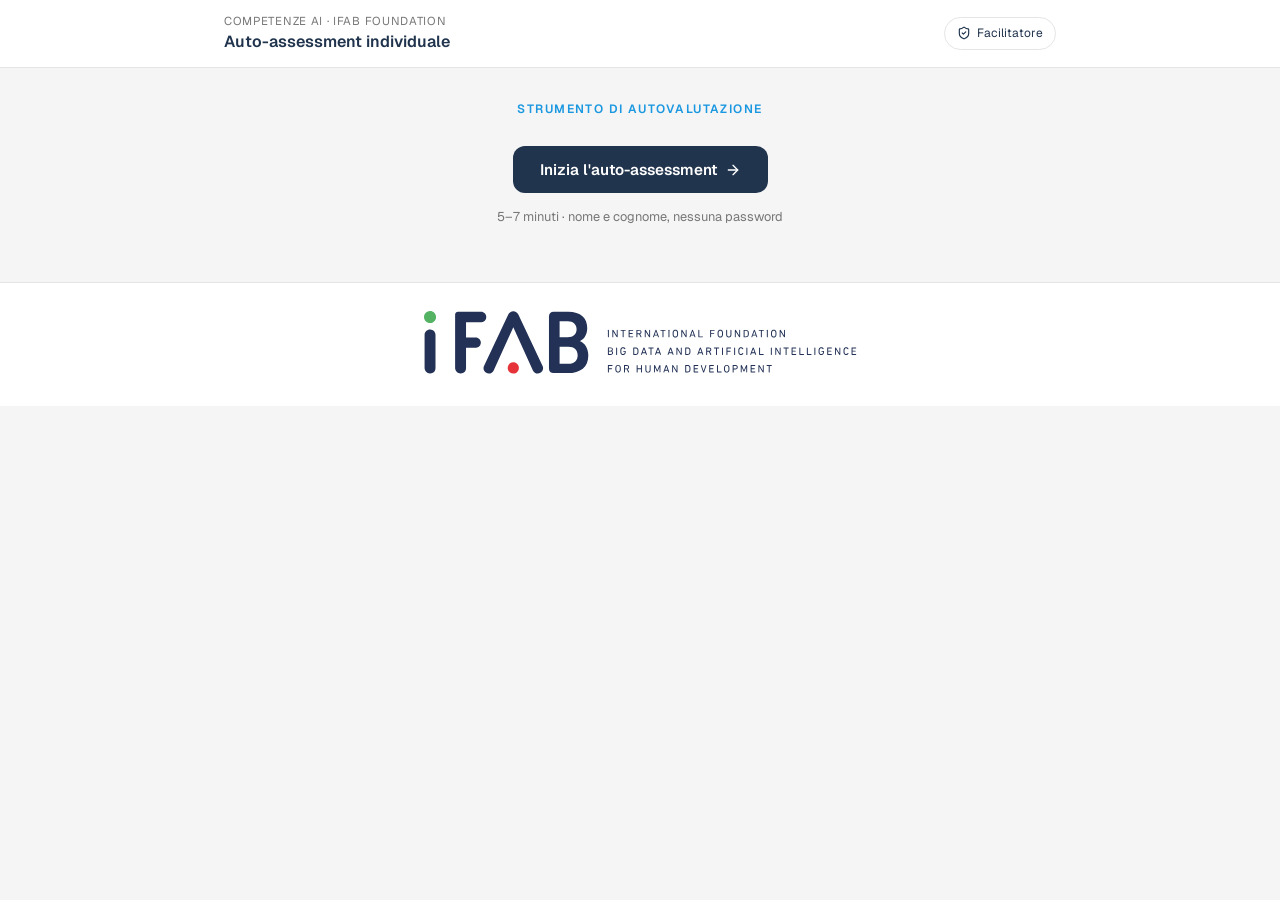
<file: index.html>
<!DOCTYPE html>
<html lang="it">
<head>
<meta charset="utf-8">
<meta name="viewport" content="width=device-width, initial-scale=1">
<title>Auto-assessment competenze AI</title>
<meta name="description" content="Auto-assessment individuale delle competenze di AI: 12 item su 5 dimensioni con 4 domande di calibrazione, punteggio, profilo e radar.">
<link rel="preconnect" href="https://fonts.googleapis.com">
<link rel="preconnect" href="https://fonts.gstatic.com" crossorigin>
<link rel="stylesheet" href="https://fonts.googleapis.com/css2?family=Geist:wght@400;500;600;700&display=swap">
<link rel="stylesheet" href="css/style.css?v=20260819">
</head>
<body>

<!-- Icone (lucide) usate via <use>: nessuna dipendenza esterna -->
<svg width="0" height="0" style="position:absolute" aria-hidden="true" focusable="false">
  <defs>
    <symbol id="i-check" viewBox="0 0 24 24"><path d="M20 6 9 17l-5-5"/></symbol>
    <symbol id="i-arrow-right" viewBox="0 0 24 24"><path d="M5 12h14"/><path d="m12 5 7 7-7 7"/></symbol>
    <symbol id="i-arrow-left" viewBox="0 0 24 24"><path d="m12 19-7-7 7-7"/><path d="M19 12H5"/></symbol>
    <symbol id="i-shield" viewBox="0 0 24 24"><path d="M20 13c0 5-3.5 7.5-7.66 8.95a1 1 0 0 1-.67-.01C7.5 20.5 4 18 4 13V6a1 1 0 0 1 1-1c2 0 4.5-1.2 6.24-2.72a1.17 1.17 0 0 1 1.52 0C14.51 3.81 17 5 19 5a1 1 0 0 1 1 1z"/><path d="m9 12 2 2 4-4"/></symbol>
    <symbol id="i-alert" viewBox="0 0 24 24"><path d="m21.73 18-8-14a2 2 0 0 0-3.48 0l-8 14A2 2 0 0 0 4 21h16a2 2 0 0 0 1.73-3"/><path d="M12 9v4"/><path d="M12 17h.01"/></symbol>
    <symbol id="i-circle-alert" viewBox="0 0 24 24"><circle cx="12" cy="12" r="10"/><path d="M12 8v4"/><path d="M12 16h.01"/></symbol>
    <symbol id="i-target" viewBox="0 0 24 24"><circle cx="12" cy="12" r="10"/><circle cx="12" cy="12" r="6"/><circle cx="12" cy="12" r="2"/></symbol>
    <symbol id="i-printer" viewBox="0 0 24 24"><path d="M6 18H4a2 2 0 0 1-2-2v-5a2 2 0 0 1 2-2h16a2 2 0 0 1 2 2v5a2 2 0 0 1-2 2h-2"/><path d="M6 9V3a1 1 0 0 1 1-1h10a1 1 0 0 1 1 1v6"/><path d="M6 14h12v8H6z"/></symbol>
    <symbol id="i-rotate" viewBox="0 0 24 24"><path d="M3 12a9 9 0 1 0 9-9 9.75 9.75 0 0 0-6.74 2.74L3 8"/><path d="M3 3v5h5"/></symbol>
    <symbol id="i-user" viewBox="0 0 24 24"><path d="M19 21v-2a4 4 0 0 0-4-4H9a4 4 0 0 0-4 4v2"/><circle cx="12" cy="7" r="4"/></symbol>
    <symbol id="i-cloud" viewBox="0 0 24 24"><path d="M17.5 19H9a7 7 0 1 1 6.71-9h1.79a4.5 4.5 0 1 1 0 9"/></symbol>
    <symbol id="i-lock" viewBox="0 0 24 24"><rect width="18" height="11" x="3" y="11" rx="2" ry="2"/><path d="M7 11V7a5 5 0 0 1 10 0v4"/></symbol>
  </defs>
</svg>

<header class="site-header">
  <div class="wrap header-inner">
    <div>
      <p class="header-eyebrow">Competenze AI · IFAB Foundation</p>
      <p class="header-title">Auto-assessment individuale</p>
    </div>
    <div class="header-side">
      <span class="chip" id="participant-chip" hidden>
        <svg class="icon"><use href="#i-user"/></svg>
        <span id="participant-name"></span>
        <a href="#" id="change-participant" class="chip-action">cambia</a>
      </span>
      <a class="chip chip-link" href="facilitatore.html">
        <svg class="icon"><use href="#i-shield"/></svg> Facilitatore
      </a>
    </div>
  </div>
</header>

<main class="wrap" id="main">

  <!-- ============ INTRO ============ -->
  <section id="view-intro" class="view">
    <div class="intro-hero">
      <p class="eyebrow">Strumento di autovalutazione</p>
    </div>

    <p class="micro note-offline" id="db-notice" hidden>
      <svg class="icon"><use href="#i-cloud"/></svg>
      <span>
        Salvataggio su database non configurato: l'auto-assessment funziona e calcola il profilo,
        ma nessun dato viene registrato.
      </span>
    </p>

    <div class="intro-actions">
      <button type="button" class="btn btn-primary btn-lg" id="btn-start">
        Inizia l'auto-assessment <svg class="icon"><use href="#i-arrow-right"/></svg>
      </button>
      <span class="micro">5–7 minuti · nome e cognome, nessuna password</span>
    </div>
  </section>

  <!-- ============ REGISTRAZIONE ============ -->
  <section id="view-register" class="view" hidden>
    <div class="register-wrap">
      <p class="eyebrow">Registrazione</p>
      <h1>Come ti chiami?</h1>
      <p class="lead">
        Servono nome, cognome e l'area aziendale in cui lavori: identificano la tua compilazione
        quando i risultati vengono letti in forma aggregata, per il gruppo e per area.
        Nessuna password, nessuna email.
      </p>

      <form class="card register-card" id="register-form" novalidate>
        <div class="field">
          <label for="first-name">Nome</label>
          <input type="text" id="first-name" name="first-name" autocomplete="given-name"
                 required minlength="2" maxlength="80" placeholder="Es. Giulia">
        </div>
        <div class="field">
          <label for="last-name">Cognome</label>
          <input type="text" id="last-name" name="last-name" autocomplete="family-name"
                 required minlength="2" maxlength="80" placeholder="Es. Rossi">
        </div>
        <div class="field">
          <label for="area">Area aziendale</label>
          <select id="area" name="area" required>
            <option value="">Caricamento…</option>
          </select>
        </div>

        <div class="alert alert-warn" id="register-error" role="alert" hidden></div>

        <div class="actions">
          <button type="submit" class="btn btn-primary" id="register-submit">
            Continua <svg class="icon"><use href="#i-arrow-right"/></svg>
          </button>
          <button type="button" class="btn btn-ghost" id="register-skip" hidden>
            Procedi senza salvare
          </button>
        </div>
      </form>
    </div>
  </section>

  <!-- ============ QUESTIONARIO ============ -->
  <section id="view-quiz" class="view" hidden>
    <p class="eyebrow">Questionario · 16 domande</p>
    <h1>Come lavori, oggi, con l’AI</h1>
    <p class="lead lead-tight">
      Valuta ogni affermazione pensando al tuo lavoro attuale, non a quello che potresti fare in
      teoria. Le quattro domande a scelta multipla si possono cambiare fino al calcolo del risultato.
    </p>

    <div class="sticky-bar">
      <ol class="scale-legend scale-legend-inline" id="quiz-scale"></ol>
      <div class="progress-block">
        <div class="progress-row">
          <span class="progress-count"><output id="answered-count">0</output>/16 risposte</span>
        </div>
        <div class="progress-track"><div class="progress-fill" id="progress-fill"></div></div>
        <p class="save-status" id="save-status" hidden></p>
        <p class="progress-missing" id="progress-missing" hidden></p>
      </div>
    </div>

    <form id="quiz-form" novalidate>
      <ol class="item-list" id="item-list"></ol>

      <div class="form-footer">
        <div id="validation-msg" class="alert alert-warn" role="alert" hidden></div>
        <div class="actions">
          <button type="submit" class="btn btn-primary btn-lg">
            Calcola il risultato <svg class="icon"><use href="#i-arrow-right"/></svg>
          </button>
          <button type="button" class="btn btn-ghost" id="btn-reset">
            <svg class="icon"><use href="#i-rotate"/></svg> Azzera le risposte
          </button>
        </div>
      </div>
    </form>
  </section>

  <!-- ============ RISULTATI ============ -->
  <section id="view-results" class="view" hidden>
    <p class="eyebrow">Esito</p>
    <h1>Il tuo profilo</h1>

    <div class="score-hero">
      <div class="score-figure">
        <span class="score-value" id="total-score">—</span>
        <span class="score-scale">punti su 48 · minimo 12</span>
        <span class="score-meter" aria-hidden="true"><span id="score-meter-fill"></span></span>
      </div>
      <div class="score-band">
        <span class="band-badge" id="band-badge">Profilo</span>
        <p class="band-name" id="band-name">—</p>
        <p class="band-reading" id="band-reading"></p>
        <p class="band-priority">
          <svg class="icon"><use href="#i-target"/></svg>
          <span id="band-priority"></span>
        </p>
      </div>
    </div>

    <div class="grid-2">
      <div class="card">
        <h3>Le cinque dimensioni</h3>
        <table class="dim-table">
          <caption class="sr-only">Media e percentuale sul massimo per ciascuna dimensione</caption>
          <thead>
            <tr><th scope="col">Dimensione</th><th scope="col">Media</th><th scope="col">% sul max</th></tr>
          </thead>
          <tbody id="dim-tbody"></tbody>
        </table>
        <p class="micro" id="dim-extremes"></p>
      </div>
      <div class="card">
        <h3>Radar del profilo</h3>
        <div class="chart-holder">
          <canvas id="radar" width="520" height="400" role="img"
                  aria-label="Radar delle cinque dimensioni, asse da 0 a 4"></canvas>
        </div>
        <p class="micro">Asse fisso 0–4: la forma è confrontabile fra profili diversi.</p>
      </div>
    </div>

    <details class="detail-answers">
      <summary>Rivedi le risposte di questa sessione</summary>
      <ol class="recap-list" id="recap-list"></ol>
    </details>

    <div class="actions actions-end">
      <button type="button" class="btn btn-outline" id="btn-print">
        <svg class="icon"><use href="#i-printer"/></svg> Stampa / salva PDF
      </button>
      <button type="button" class="btn btn-outline" id="btn-back">
        <svg class="icon"><use href="#i-arrow-left"/></svg> Torna alle risposte
      </button>
      <button type="button" class="btn btn-ghost" id="btn-new">
        <svg class="icon"><use href="#i-rotate"/></svg> Nuova sessione
      </button>
      <button type="button" class="btn btn-primary" id="btn-confirm">
        <svg class="icon"><use href="#i-check"/></svg> Conferma sessione
      </button>
    </div>
  </section>

  <!-- ============ CONFERMA ============ -->
  <section id="view-thanks" class="view" hidden>
    <div class="intro-hero">
      <p class="eyebrow">Sessione confermata</p>
      <h1>Grazie per aver partecipato all'auto-assessment</h1>
    </div>
  </section>

</main>

<footer class="site-footer">
  <div class="wrap footer-brand">
    <!-- Il logo porta con sé la dicitura completa: non va ripetuta in testo. -->
    <img class="footer-logo" src="img/logo-ifab.svg" width="433" height="63"
         alt="iFAB · International Foundation Big Data and Artificial Intelligence for Human Development">
  </div>
</footer>

<script src="js/config.js?v=20260819"></script>
<script src="js/items.js?v=20260819"></script>
<script src="js/db.js?v=20260819"></script>
<script src="js/radar.js?v=20260819"></script>
<script src="js/app.js?v=20260819"></script>
</body>
</html>
</file>
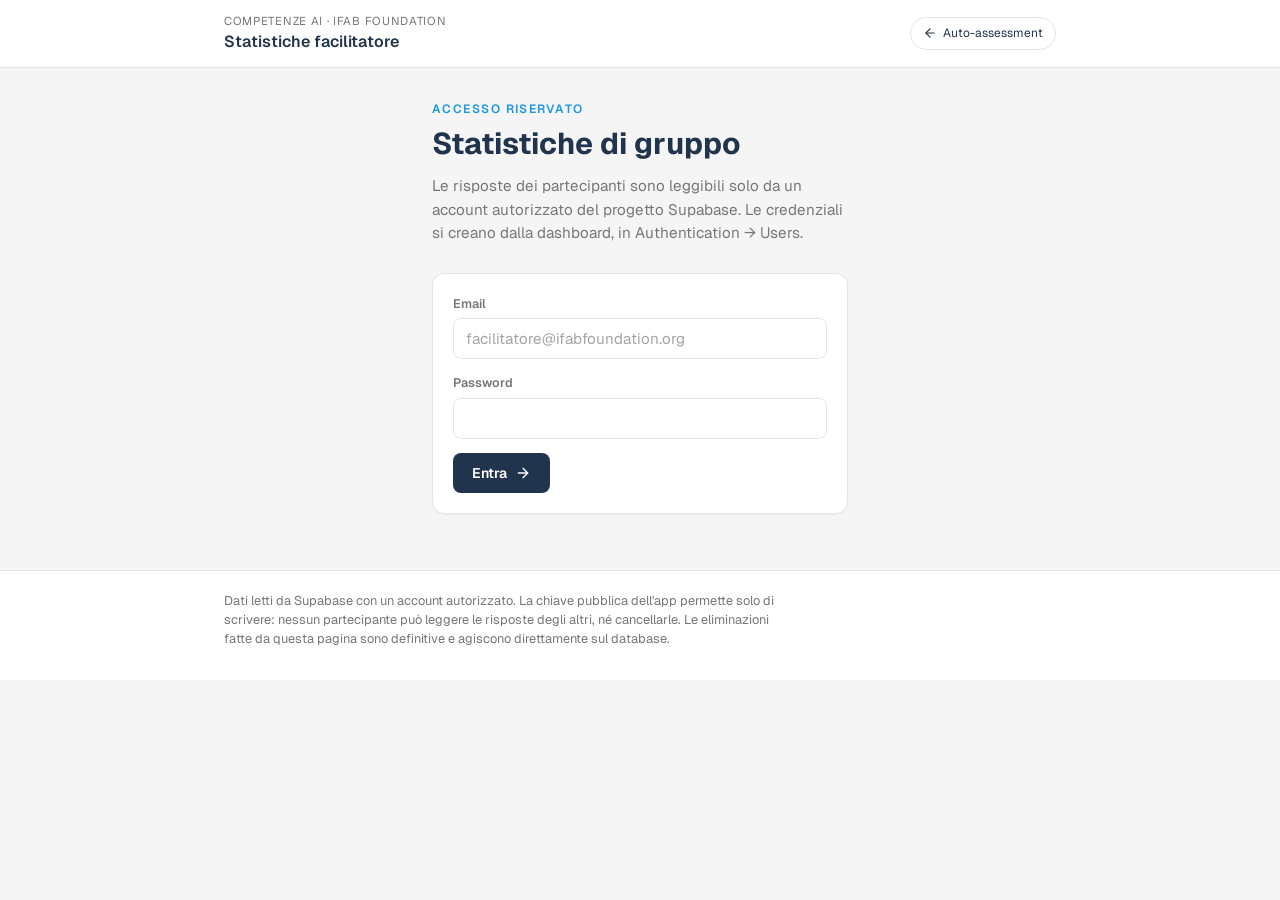
<file: facilitatore.html>
<!DOCTYPE html>
<html lang="it">
<head>
<meta charset="utf-8">
<meta name="viewport" content="width=device-width, initial-scale=1">
<title>Statistiche · Auto-assessment competenze AI</title>
<meta name="robots" content="noindex">
<link rel="preconnect" href="https://fonts.googleapis.com">
<link rel="preconnect" href="https://fonts.gstatic.com" crossorigin>
<link rel="stylesheet" href="https://fonts.googleapis.com/css2?family=Geist:wght@400;500;600;700&display=swap">
<link rel="stylesheet" href="css/style.css?v=20260819">
</head>
<body>

<svg width="0" height="0" style="position:absolute" aria-hidden="true" focusable="false">
  <defs>
    <symbol id="i-shield" viewBox="0 0 24 24"><path d="M20 13c0 5-3.5 7.5-7.66 8.95a1 1 0 0 1-.67-.01C7.5 20.5 4 18 4 13V6a1 1 0 0 1 1-1c2 0 4.5-1.2 6.24-2.72a1.17 1.17 0 0 1 1.52 0C14.51 3.81 17 5 19 5a1 1 0 0 1 1 1z"/><path d="m9 12 2 2 4-4"/></symbol>
    <symbol id="i-alert" viewBox="0 0 24 24"><path d="m21.73 18-8-14a2 2 0 0 0-3.48 0l-8 14A2 2 0 0 0 4 21h16a2 2 0 0 0 1.73-3"/><path d="M12 9v4"/><path d="M12 17h.01"/></symbol>
    <symbol id="i-arrow-right" viewBox="0 0 24 24"><path d="M5 12h14"/><path d="m12 5 7 7-7 7"/></symbol>
    <symbol id="i-arrow-left" viewBox="0 0 24 24"><path d="m12 19-7-7 7-7"/><path d="M19 12H5"/></symbol>
    <symbol id="i-rotate" viewBox="0 0 24 24"><path d="M3 12a9 9 0 1 0 9-9 9.75 9.75 0 0 0-6.74 2.74L3 8"/><path d="M3 3v5h5"/></symbol>
    <symbol id="i-download" viewBox="0 0 24 24"><path d="M21 15v4a2 2 0 0 1-2 2H5a2 2 0 0 1-2-2v-4"/><path d="M7 10l5 5 5-5"/><path d="M12 15V3"/></symbol>
    <symbol id="i-trash" viewBox="0 0 24 24"><path d="M3 6h18"/><path d="M19 6v14a2 2 0 0 1-2 2H7a2 2 0 0 1-2-2V6"/><path d="M8 6V4a2 2 0 0 1 2-2h4a2 2 0 0 1 2 2v2"/><path d="M10 11v6"/><path d="M14 11v6"/></symbol>
    <symbol id="i-check" viewBox="0 0 24 24"><path d="M20 6 9 17l-5-5"/></symbol>
    <symbol id="i-plus" viewBox="0 0 24 24"><path d="M5 12h14"/><path d="M12 5v14"/></symbol>
    <symbol id="i-up" viewBox="0 0 24 24"><path d="m18 15-6-6-6 6"/></symbol>
    <symbol id="i-down" viewBox="0 0 24 24"><path d="m6 9 6 6 6-6"/></symbol>
    <symbol id="i-logout" viewBox="0 0 24 24"><path d="M9 21H5a2 2 0 0 1-2-2V5a2 2 0 0 1 2-2h4"/><path d="m16 17 5-5-5-5"/><path d="M21 12H9"/></symbol>
  </defs>
</svg>

<header class="site-header">
  <div class="wrap header-inner">
    <div>
      <p class="header-eyebrow">Competenze AI · IFAB Foundation</p>
      <p class="header-title">Statistiche facilitatore</p>
    </div>
    <div class="header-side">
      <span class="chip" id="user-chip" hidden>
        <svg class="icon"><use href="#i-shield"/></svg>
        <span id="user-email"></span>
      </span>
      <a class="chip chip-link" href="index.html">
        <svg class="icon"><use href="#i-arrow-left"/></svg> Auto-assessment
      </a>
    </div>
  </div>
</header>

<main class="wrap">

  <!-- ============ LOGIN ============ -->
  <section id="view-login" class="view" hidden>
    <div class="login-wrap">
      <p class="eyebrow">Accesso riservato</p>
      <h1>Statistiche di gruppo</h1>
      <p class="lead">
        Le risposte dei partecipanti sono leggibili solo da un account autorizzato del progetto
        Supabase. Le credenziali si creano dalla dashboard, in Authentication → Users.
      </p>

      <form class="card login-card" id="login-form" novalidate>
        <div class="field">
          <label for="email">Email</label>
          <input type="email" id="email" autocomplete="username" required placeholder="facilitatore@ifabfoundation.org">
        </div>
        <div class="field">
          <label for="password">Password</label>
          <input type="password" id="password" autocomplete="current-password" required>
        </div>

        <div class="alert alert-warn" id="login-error" role="alert" hidden></div>

        <div class="actions">
          <button type="submit" class="btn btn-primary" id="login-submit">
            Entra <svg class="icon"><use href="#i-arrow-right"/></svg>
          </button>
        </div>
      </form>
    </div>
  </section>

  <!-- ============ DASHBOARD ============ -->
  <section id="view-stats" class="view" hidden>
    <p class="eyebrow">Esito aggregato</p>
    <h1>Come sta andando il gruppo</h1>

    <div class="actions" style="margin-bottom: 20px">
      <button type="button" class="btn btn-ghost" id="btn-refresh">
        <svg class="icon"><use href="#i-rotate"/></svg> Aggiorna
      </button>
      <button type="button" class="btn btn-ghost" id="btn-csv">
        <svg class="icon"><use href="#i-download"/></svg> Esporta CSV
      </button>
      <button type="button" class="btn btn-ghost" id="btn-logout">
        <svg class="icon"><use href="#i-logout"/></svg> Esci
      </button>
      <span class="micro" id="loaded-at"></span>
    </div>

    <div class="alert alert-warn" id="stats-error" role="alert" hidden></div>
    <div class="alert alert-ok" id="stats-note" role="status" hidden></div>

    <div class="tabs" role="tablist">
      <button type="button" class="tab is-active" id="tab-btn-global" role="tab"
              aria-selected="true" aria-controls="tab-global">Statistiche globali</button>
      <button type="button" class="tab" id="tab-btn-area" role="tab"
              aria-selected="false" aria-controls="tab-area">Statistiche per area</button>
      <button type="button" class="tab" id="tab-btn-areas" role="tab"
              aria-selected="false" aria-controls="tab-areas">Aree aziendali</button>
    </div>

    <div id="tab-global" class="tab-panel">
    <div id="stats-empty" class="empty-state" hidden>
      Nessuna compilazione registrata finora.
    </div>

    <div id="stats-body" hidden>
      <div class="kpi-grid" id="kpi-grid"></div>

      <div class="grid-2">
        <div class="card">
          <h3>Medie per dimensione</h3>
          <ul class="bars" id="dim-bars"></ul>
          <p class="micro" id="dim-note"></p>
        </div>
        <div class="card">
          <h3>Radar del gruppo</h3>
          <div class="chart-holder">
            <canvas id="radar" width="520" height="400" role="img"
                    aria-label="Radar delle medie di gruppo, asse da 0 a 4"></canvas>
          </div>
          <p class="micro">
            Asse fisso 0–4, come nel profilo individuale: i valori sono quelli dell'autovalutazione.
            L'anello rosso segnala le dimensioni in cui prevale la sovrastima.
          </p>
        </div>
      </div>

      <div class="grid-2" style="margin-top: 16px">
        <div class="card">
          <h3>Distribuzione dei profili</h3>
          <ul class="bars" id="band-bars"></ul>
        </div>
        <div class="card">
          <h3>Alert rilevati</h3>
          <ul class="bars" id="alert-bars"></ul>
          <p class="micro">Percentuali sulle compilazioni complete.</p>
        </div>
      </div>

      <div class="card" style="margin-top: 16px">
        <div class="card-head">
          <h3>Item più critici</h3>
          <span class="micro">media più bassa · minimo 2 risposte</span>
        </div>
        <ul class="bars" id="item-bars"></ul>
      </div>

      <div class="grid-2" style="margin-top: 16px">
        <div class="card">
          <div class="card-head">
            <h3>Taratura</h3>
            <span class="micro">solo per il facilitatore</span>
          </div>
          <ul class="bars cal-dims" id="cal-dims"></ul>
          <p class="micro" id="cal-note"></p>
          <p class="micro">
            Incrocio fra la media dichiarata (soglia 3,0) e gli item di calibrazione della stessa
            dimensione, che devono essere tutti corretti. Non tocca medie, totale e fascia, e le
            dimensioni senza item di calibrazione restano senza etichetta.
          </p>
        </div>
        <div class="card">
          <div class="card-head">
            <h3>Domande di calibrazione</h3>
            <span class="micro">% di risposte corrette</span>
          </div>
          <ul class="bars" id="cal-item-bars"></ul>
        </div>
      </div>

      <div class="card" style="margin-top: 16px">
        <div class="card-head">
          <h3>Compilazioni</h3>
          <span class="micro" id="sessions-count"></span>
        </div>
        <div class="bulk-bar">
          <label class="check">
            <input type="checkbox" id="sessions-all">
            <span>Seleziona tutte</span>
          </label>
          <button type="button" class="btn btn-danger btn-sm" id="btn-del-sessions" disabled>
            <svg class="icon"><use href="#i-trash"/></svg>
            <span id="btn-del-sessions-label">Elimina le selezionate</span>
          </button>
        </div>
        <div class="table-scroll">
          <table class="data-table">
            <thead>
              <tr>
                <th scope="col" class="col-check"><span class="sr-only">Selezione</span></th>
                <th scope="col">Partecipante</th>
                <th scope="col">Avviata</th>
                <th scope="col">Stato</th>
                <th scope="col">Totale</th>
                <th scope="col">Profilo</th>
                <th scope="col">Alert</th>
                <th scope="col">Taratura</th>
                <th scope="col" class="col-act"><span class="sr-only">Azioni</span></th>
              </tr>
            </thead>
            <tbody id="sessions-tbody"></tbody>
          </table>
        </div>
        <p class="micro cal-legend" id="cal-legend"></p>
        <p class="micro">
          Eliminare una compilazione cancella anche le sue risposte; il partecipante resta
          registrato, con le eventuali altre compilazioni.
        </p>
      </div>

      <div class="card" style="margin-top: 16px">
        <div class="card-head">
          <h3>Partecipanti</h3>
          <span class="micro" id="people-count"></span>
        </div>
        <div class="bulk-bar">
          <label class="check">
            <input type="checkbox" id="people-all">
            <span>Seleziona tutti</span>
          </label>
          <button type="button" class="btn btn-danger btn-sm" id="btn-del-people" disabled>
            <svg class="icon"><use href="#i-trash"/></svg>
            <span id="btn-del-people-label">Elimina i selezionati</span>
          </button>
        </div>
        <div class="table-scroll">
          <table class="data-table">
            <thead>
              <tr>
                <th scope="col" class="col-check"><span class="sr-only">Selezione</span></th>
                <th scope="col">Nome</th>
                <th scope="col">Area</th>
                <th scope="col">Registrato</th>
                <th scope="col">Compilazioni</th>
                <th scope="col">Ultima attività</th>
                <th scope="col" class="col-act"><span class="sr-only">Azioni</span></th>
              </tr>
            </thead>
            <tbody id="people-tbody"></tbody>
          </table>
        </div>
        <p class="micro">
          Eliminare un partecipante cancella anche tutte le sue compilazioni e risposte: gli
          aggregati qui sopra si ricalcolano senza di lui.
        </p>
      </div>

      <div class="card card-danger" style="margin-top: 16px">
        <div class="card-head">
          <h3>Svuota l'archivio</h3>
          <span class="micro">operazione non reversibile</span>
        </div>
        <p class="micro">
          Cancella dal database <strong>tutti</strong> i partecipanti, tutte le compilazioni e tutte
          le risposte. Utile per ripartire da zero fra due workshop: esporta prima il CSV, perché non
          c'è modo di recuperare i dati.
        </p>
        <div class="actions" style="margin-top: 12px">
          <button type="button" class="btn btn-danger" id="btn-del-all">
            <svg class="icon"><use href="#i-trash"/></svg> Elimina tutti i dati
          </button>
        </div>
      </div>
    </div>
    </div>

    <!-- ============ STATISTICHE PER AREA ============ -->
    <div id="tab-area" class="tab-panel" hidden>
      <div class="card">
        <div class="card-head">
          <h3>Area aziendale</h3>
          <span class="micro" id="a-hint"></span>
        </div>
        <div class="chip-row" id="a-chips"></div>
      </div>

      <div id="a-body" style="margin-top: 16px">
        <div class="kpi-grid" id="a-kpi-grid"></div>

        <div class="grid-2">
          <div class="card">
            <h3>Medie per dimensione</h3>
            <ul class="bars" id="a-dim-bars"></ul>
            <p class="micro" id="a-dim-note"></p>
          </div>
          <div class="card">
            <h3>Radar dell'area</h3>
            <div class="chart-holder">
              <canvas id="a-radar" width="520" height="400" role="img"
                      aria-label="Radar delle medie dell'area, asse da 0 a 4"></canvas>
            </div>
            <p class="micro">
              Asse fisso 0–4, confrontabile con il radar del gruppo. L'anello rosso segnala la
              sovrastima prevalente in quest'area.
            </p>
          </div>
        </div>

        <div class="grid-2" style="margin-top: 16px">
          <div class="card">
            <h3>Distribuzione dei profili</h3>
            <ul class="bars" id="a-band-bars"></ul>
          </div>
          <div class="card">
            <h3>Alert rilevati</h3>
            <ul class="bars" id="a-alert-bars"></ul>
            <p class="micro">Percentuali sulle compilazioni complete dell'area.</p>
          </div>
        </div>

        <div class="card" style="margin-top: 16px">
          <div class="card-head">
            <h3>Item più critici</h3>
            <span class="micro">media più bassa · minimo 2 risposte</span>
          </div>
          <ul class="bars" id="a-item-bars"></ul>
        </div>

        <div class="grid-2" style="margin-top: 16px">
          <div class="card">
            <div class="card-head">
              <h3>Taratura</h3>
              <span class="micro">solo per il facilitatore</span>
            </div>
            <ul class="bars cal-dims" id="a-cal-dims"></ul>
            <p class="micro" id="a-cal-note"></p>
          </div>
          <div class="card">
            <div class="card-head">
              <h3>Domande di calibrazione</h3>
              <span class="micro">% di risposte corrette</span>
            </div>
            <ul class="bars" id="a-cal-item-bars"></ul>
          </div>
        </div>
      </div>

      <div id="a-empty" class="empty-state" hidden>
        Nessun partecipante in quest'area.
      </div>
    </div>

    <!-- ============ AREE AZIENDALI ============ -->
    <div id="tab-areas" class="tab-panel" hidden>
      <div class="card">
        <div class="card-head">
          <h3>Aree aziendali</h3>
          <span class="micro" id="areas-count"></span>
        </div>
        <p class="micro">
          Questo è l'elenco che i partecipanti vedono nel menù a tendina della registrazione: le
          modifiche valgono per chi si registra da qui in avanti. Rinominare un'area aggiorna anche
          i partecipanti già registrati in quell'area; eliminarla non cancella nessuno, ma la toglie
          dalle scelte possibili.
        </p>

        <div class="alert alert-warn" id="areas-error" role="alert" hidden></div>

        <form class="area-add" id="area-add-form" novalidate>
          <label class="sr-only" for="area-new">Nuova area</label>
          <input type="text" id="area-new" maxlength="60" placeholder="Nome della nuova area"
                 autocomplete="off">
          <button type="submit" class="btn btn-ghost btn-sm" id="btn-area-add">
            <svg class="icon"><use href="#i-plus"/></svg> Aggiungi
          </button>
        </form>

        <ul class="area-list" id="areas-list"></ul>
      </div>
    </div>
  </section>

</main>

<dialog class="modal" id="confirm-dialog" aria-labelledby="confirm-title">
  <div class="modal-card">
    <h3 id="confirm-title">Confermi l'eliminazione?</h3>
    <p class="modal-text" id="confirm-text"></p>
    <ul class="modal-list" id="confirm-list"></ul>
    <div class="field" id="confirm-typed" hidden>
      <label for="confirm-word">Scrivi ELIMINA per confermare</label>
      <input type="text" id="confirm-word" autocomplete="off" spellcheck="false" placeholder="ELIMINA">
    </div>
    <div class="actions modal-actions">
      <button type="button" class="btn btn-ghost" id="confirm-cancel">Annulla</button>
      <button type="button" class="btn btn-danger" id="confirm-ok">
        <svg class="icon"><use href="#i-trash"/></svg> <span id="confirm-ok-label">Elimina</span>
      </button>
    </div>
  </div>
</dialog>

<footer class="site-footer">
  <div class="wrap">
    <p class="micro">
      Dati letti da Supabase con un account autorizzato. La chiave pubblica dell'app permette solo
      di scrivere: nessun partecipante può leggere le risposte degli altri, né cancellarle.
      Le eliminazioni fatte da questa pagina sono definitive e agiscono direttamente sul database.
    </p>
  </div>
</footer>

<script src="js/config.js?v=20260819"></script>
<script src="js/items.js?v=20260819"></script>
<script src="js/db.js?v=20260819"></script>
<script src="js/radar.js?v=20260819"></script>
<script src="js/facilitator.js?v=20260819"></script>
</body>
</html>
</file>
<file: css/style.css>
/* ==========================================================================
   Auto-assessment competenze AI
   Stile allineato all'app Workshop AI Adoption di IFAB Foundation:
   fondo grigio chiaro, card bianche arrotondate con bordo sottile,
   navy per i titoli, blu come unico accento, gerarchia tipografica compatta.
   ========================================================================== */

:root {
  /* palette IFAB */
  --blue:        #1b98e0;
  --blue-dark:   #0345a5;
  --navy:        #21344d;
  --navy-deep:   #021f54;
  --gold:        #dbcb4f;

  --bg:          #f5f5f5;
  --bg-soft:     #f2f2f2;
  --surface:     #ffffff;
  --text:        #292929;
  --muted:       #777777;
  --border:      #e5e5e5;

  --blue-wash:   rgba(27, 152, 224, 0.06);
  --blue-tint:   rgba(27, 152, 224, 0.10);
  --blue-line:   rgba(27, 152, 224, 0.30);

  --amber-bg:    #fffbeb;
  --amber-line:  #fcd34d;
  --amber-text:  #78350f;
  --rose-bg:     #fff1f2;
  --rose-line:   #fda4af;
  --rose-text:   #881337;
  --green:       #059669;
  --danger:      #be123c;
  --danger-deep: #9f1239;

  --radius-sm:  8px;
  --radius:     12px;
  --radius-lg:  16px;
  --shadow-sm:  0 1px 2px rgba(41, 41, 41, 0.05);
  --shadow-md:  0 4px 12px -4px rgba(33, 52, 77, 0.14);

  --maxw: 896px;   /* max-w-4xl dell'app di riferimento */
  --font: "Geist", "Segoe UI", Arial, Helvetica, sans-serif;
}

*, *::before, *::after { box-sizing: border-box; }

/* l'attributo hidden deve vincere sui display espliciti (flex/grid) delle regole sotto */
[hidden] { display: none !important; }

html { -webkit-text-size-adjust: 100%; }

body {
  margin: 0;
  font-family: var(--font);
  font-size: 15px;
  line-height: 1.55;
  color: var(--text);
  background: var(--bg);
  -webkit-font-smoothing: antialiased;
}

.wrap { width: 100%; max-width: var(--maxw); margin: 0 auto; padding: 0 16px; }

@media (min-width: 640px) { .wrap { padding: 0 32px; } }

.sr-only {
  position: absolute; width: 1px; height: 1px; padding: 0; margin: -1px;
  overflow: hidden; clip: rect(0 0 0 0); white-space: nowrap; border: 0;
}

.icon { width: 1em; height: 1em; flex: none; stroke: currentColor; fill: none;
        stroke-width: 2; stroke-linecap: round; stroke-linejoin: round; }

/* ---------- Header / footer ---------- */

.site-header {
  background: var(--surface);
  border-bottom: 1px solid var(--border);
  padding: 12px 0;
}

.header-inner { display: flex; align-items: center; justify-content: space-between; gap: 12px; }

.header-eyebrow {
  margin: 0;
  font-size: 0.72rem;
  text-transform: uppercase;
  letter-spacing: 0.06em;
  color: var(--muted);
}

.header-title { margin: 0; font-size: 1rem; font-weight: 600; color: var(--navy); }

.chip {
  display: inline-flex; align-items: center; gap: 6px;
  border-radius: 999px;
  background: var(--bg-soft);
  padding: 6px 12px;
  font-size: 0.75rem;
  color: var(--muted);
  white-space: nowrap;
}

.chip .icon { width: 14px; height: 14px; }

.site-footer { margin-top: 48px; border-top: 1px solid var(--border); background: var(--surface); padding: 20px 0 32px; }
.site-footer .micro { margin: 0; max-width: 70ch; }

/* Il logo porta con sé la dicitura completa in tracciati: va tenuto alla sua
   larghezza naturale (433px), altrimenti la riga di testo diventa illeggibile. */
.footer-brand { display: flex; justify-content: center; padding-top: 8px; }
.footer-logo { width: 100%; max-width: 433px; height: auto; display: block; }

/* ---------- Tipografia ---------- */

h1 {
  font-size: clamp(1.5rem, 3vw, 1.875rem);
  line-height: 1.2;
  font-weight: 700;
  color: var(--navy);
  margin: 8px 0 12px;
}

h2 { font-size: 1.125rem; font-weight: 600; color: var(--navy); margin: 0 0 4px; }
h3 { font-size: 0.875rem; font-weight: 600; color: var(--navy); margin: 0 0 12px; }

.eyebrow {
  margin: 0;
  font-size: 0.75rem;
  font-weight: 600;
  text-transform: uppercase;
  letter-spacing: 0.12em;
  color: var(--blue);
}

.lead { font-size: 0.95rem; color: var(--muted); max-width: 66ch; margin: 0 0 28px; }
.lead-tight { margin-bottom: 16px; }
.micro { font-size: 0.8rem; color: var(--muted); line-height: 1.5; }

.view { padding: 32px 0 8px; }

/* ---------- Card e griglie ---------- */

.card {
  background: var(--surface);
  border: 1px solid var(--border);
  border-radius: var(--radius);
  padding: 20px;
  box-shadow: var(--shadow-sm);
}

.grid-2 {
  display: grid;
  grid-template-columns: repeat(auto-fit, minmax(300px, 1fr));
  gap: 16px;
  align-items: start;  /* le card si fermano al loro contenuto, senza vuoti in coda */
}

.ticks { list-style: none; margin: 0; padding: 0; }

.ticks li {
  display: flex; align-items: flex-start; gap: 8px;
  font-size: 0.875rem; color: var(--muted);
  margin-bottom: 8px;
}

.ticks li:last-child { margin-bottom: 0; }
.ticks .icon { width: 15px; height: 15px; margin-top: 3px; color: var(--blue); }

/* ---------- Intro ---------- */

.intro-hero { text-align: center; max-width: 42rem; margin: 0 auto 28px; }
.intro-hero .lead { margin: 0 auto; }
.intro-actions { display: flex; flex-direction: column; align-items: center; gap: 14px; margin-top: 28px; }

.note-privacy {
  display: flex; align-items: flex-start; gap: 8px;
  border: 1px solid var(--blue-line);
  background: var(--blue-wash);
  border-radius: var(--radius);
  padding: 12px 16px;
  color: var(--navy);
  max-width: 46rem;
  margin: 24px auto 0;
}

.note-privacy .icon { width: 15px; height: 15px; margin-top: 2px; color: var(--blue); }

/* ---------- Scala ---------- */

.scale-legend { list-style: none; margin: 0; padding: 0; }

.scale-legend li {
  display: flex; align-items: baseline; gap: 8px;
  font-size: 0.82rem; color: var(--muted);
  margin-bottom: 6px;
}

.scale-legend li:last-child { margin-bottom: 0; }

.scale-legend .sc-num {
  flex: 0 0 22px;
  height: 22px;
  border-radius: 999px;
  display: inline-flex; align-items: center; justify-content: center;
  background: var(--bg-soft);
  color: var(--navy);
  font-size: 0.72rem; font-weight: 700;
}

.scale-legend-inline { display: grid; grid-template-columns: repeat(auto-fit, minmax(215px, 1fr)); gap: 6px 20px; }

/* ---------- Barra scala + progresso (sticky) ---------- */

.sticky-bar {
  position: sticky; top: 12px; z-index: 20;
  background: var(--surface);
  border: 1px solid var(--border);
  border-radius: var(--radius);
  box-shadow: var(--shadow-md);
  padding: 14px 18px;
  margin-bottom: 20px;
  display: grid;
  grid-template-columns: 1fr auto;
  gap: 12px 24px;
  align-items: center;
}

.progress-block { min-width: 150px; }

.progress-row { display: flex; align-items: center; justify-content: flex-end; gap: 8px; }

.progress-count {
  display: inline-flex; align-items: center;
  border-radius: 999px;
  background: var(--navy);
  color: #fff;
  padding: 5px 12px;
  font-size: 0.75rem;
  font-weight: 600;
  font-variant-numeric: tabular-nums;
}

.progress-track { height: 4px; border-radius: 999px; background: var(--border); margin-top: 8px; overflow: hidden; }
.progress-fill { height: 100%; width: 0; border-radius: 999px; background: var(--blue); transition: width 0.2s ease; }

.progress-missing {
  display: flex; align-items: center; justify-content: flex-end; gap: 5px;
  margin: 8px 0 0;
  font-size: 0.75rem;
  font-weight: 600;
  color: #b45309;
}

.progress-missing .icon { width: 13px; height: 13px; }

/* ---------- Lista item ---------- */

.item-list { list-style: none; margin: 0; padding: 0; display: flex; flex-direction: column; gap: 12px; }

.item {
  background: var(--surface);
  border: 1px solid var(--border);
  border-radius: var(--radius);
  padding: 16px 18px;
  box-shadow: var(--shadow-sm);
  transition: border-color 0.15s ease, background-color 0.15s ease;
}

.item.is-answered { border-color: var(--blue-line); }

.item.is-missing { border-color: var(--amber-line); background: var(--amber-bg); }

.item fieldset { border: 0; margin: 0; padding: 0; }
.item legend { display: block; padding: 0; margin-bottom: 14px; }

.item-num {
  display: inline-block;
  font-size: 0.72rem; font-weight: 700;
  color: var(--muted);
  margin-right: 8px;
  font-variant-numeric: tabular-nums;
}

.item-text { font-size: 0.95rem; color: var(--text); }
.item-stem { color: var(--muted); }

.opts { display: grid; grid-template-columns: repeat(4, minmax(0, 1fr)); gap: 8px; }

.opt {
  position: relative;
  display: flex; flex-direction: column; gap: 3px;
  border: 1px solid var(--border);
  border-radius: var(--radius-sm);
  background: var(--surface);
  padding: 9px 11px 11px;
  cursor: pointer;
  transition: border-color 0.12s ease, background-color 0.12s ease, color 0.12s ease;
}

.opt:hover { border-color: var(--blue); }

.opt input { position: absolute; opacity: 0; width: 1px; height: 1px; }

.opt-num { font-size: 0.9rem; font-weight: 700; color: var(--navy); line-height: 1.2; }
.opt-txt { font-size: 0.72rem; color: var(--muted); line-height: 1.35; }

/* `:has()` mantiene lo stato anche prima che il JS sia attivo */
.opt.is-selected,
.opt:has(input:checked) { border-color: var(--blue); background: var(--blue); }

.opt.is-selected .opt-num,
.opt.is-selected .opt-txt,
.opt:has(input:checked) .opt-num,
.opt:has(input:checked) .opt-txt { color: #fff; }

.opt:focus-within { outline: 2px solid var(--blue); outline-offset: 2px; }

.item-flag {
  display: flex; align-items: center; gap: 5px;
  margin: 12px 0 0;
  font-size: 0.78rem; font-weight: 600;
  color: #b45309;
}

.item-flag .icon { width: 14px; height: 14px; }

/* ---------- Alert ---------- */

.alert {
  display: flex; align-items: flex-start; gap: 10px;
  border: 1px solid var(--border);
  border-radius: var(--radius);
  background: var(--surface);
  padding: 12px 16px;
  margin: 0 0 12px;
  font-size: 0.875rem;
}

.alert .icon { width: 16px; height: 16px; margin-top: 3px; }
.alert-body { flex: 1; min-width: 0; }
.alert strong { display: block; margin-bottom: 2px; }

.alert-warn { background: var(--amber-bg); border-color: var(--amber-line); color: var(--amber-text); }
.alert-danger { background: var(--rose-bg); border-color: var(--rose-line); color: var(--rose-text); }

.jump-list { margin: 8px 0 0; padding: 0; list-style: none; display: flex; flex-wrap: wrap; gap: 6px; }

.jump-list a {
  display: inline-block;
  border: 1px solid var(--amber-line);
  border-radius: 999px;
  background: var(--surface);
  padding: 2px 10px;
  font-size: 0.75rem; font-weight: 600;
  color: #b45309;
  text-decoration: none;
}

.jump-list a:hover { background: #b45309; border-color: #b45309; color: #fff; }


/* ---------- Bottoni ---------- */

.btn {
  display: inline-flex; align-items: center; justify-content: center; gap: 8px;
  font-family: inherit;
  font-size: 0.875rem;
  font-weight: 600;
  border: 1px solid transparent;
  border-radius: var(--radius-sm);
  padding: 10px 18px;
  cursor: pointer;
  background: none;
  text-decoration: none;
  transition: background-color 0.15s ease, color 0.15s ease, border-color 0.15s ease, box-shadow 0.15s ease;
}

.btn .icon { width: 16px; height: 16px; }
.btn:focus-visible { outline: 2px solid var(--blue); outline-offset: 2px; }

.btn-primary { background: var(--navy); color: #fff; }
.btn-primary:hover { background: var(--navy-deep); }

.btn-outline { border-color: var(--navy); color: var(--navy); }
.btn-outline:hover { background: var(--navy); color: #fff; }

.btn-ghost { border-color: var(--border); background: var(--surface); color: var(--text); }
.btn-ghost:hover { border-color: var(--blue); color: var(--navy); }

.btn-lg { padding: 13px 26px; font-size: 0.95rem; border-radius: var(--radius); }

.actions { display: flex; flex-wrap: wrap; gap: 10px; align-items: center; }
.actions-end { margin-top: 28px; }

.form-footer { margin-top: 24px; }

/* ---------- Risultati ---------- */

.score-hero {
  display: grid;
  grid-template-columns: minmax(140px, 200px) 1fr;
  gap: 28px;
  align-items: center;
  background: var(--surface);
  border: 1px solid var(--border);
  border-radius: var(--radius-lg);
  box-shadow: var(--shadow-sm);
  padding: 24px 26px;
  margin: 4px 0 16px;
}

.score-figure { display: flex; flex-direction: column; }

.score-value {
  font-size: clamp(2.75rem, 7vw, 3.5rem);
  font-weight: 700;
  line-height: 1;
  color: var(--navy);
  font-variant-numeric: tabular-nums;
}

.score-scale { font-size: 0.8rem; color: var(--muted); margin-top: 6px; }

.score-meter { height: 5px; border-radius: 999px; background: var(--border); margin-top: 12px; overflow: hidden; }
.score-meter span { display: block; height: 100%; border-radius: 999px; background: var(--blue); }

.band-badge {
  display: inline-flex; align-items: center; gap: 6px;
  border-radius: 999px;
  background: var(--blue-tint);
  color: var(--blue-dark);
  padding: 4px 12px;
  font-size: 0.72rem; font-weight: 700;
  text-transform: uppercase; letter-spacing: 0.08em;
}

.band-name { margin: 10px 0 6px; font-size: 1.25rem; font-weight: 700; color: var(--navy); }
.band-reading { margin: 0 0 12px; font-size: 0.9rem; color: var(--muted); }

.band-priority {
  display: flex; align-items: flex-start; gap: 8px;
  margin: 0;
  border: 1px solid var(--blue-line);
  background: var(--blue-wash);
  border-radius: var(--radius-sm);
  padding: 10px 12px;
  font-size: 0.85rem;
  font-weight: 600;
  color: var(--navy);
}

.band-priority .icon { width: 15px; height: 15px; margin-top: 2px; color: var(--blue); }

.dim-table { width: 100%; border-collapse: collapse; font-size: 0.875rem; }

.dim-table th, .dim-table td { text-align: left; padding: 9px 6px; border-bottom: 1px solid var(--border); }
.dim-table tbody tr:last-child th, .dim-table tbody tr:last-child td { border-bottom: 0; }

.dim-table thead th {
  font-size: 0.7rem; text-transform: uppercase; letter-spacing: 0.08em;
  color: var(--muted); font-weight: 600;
}

.dim-table td:nth-child(2), .dim-table td:nth-child(3),
.dim-table th:nth-child(2), .dim-table th:nth-child(3) { text-align: right; font-variant-numeric: tabular-nums; }

.dim-table .dim-name { font-weight: 600; color: var(--navy); }
.dim-table .dim-mean { font-weight: 700; color: var(--navy); }
.dim-table .dim-pct { color: var(--muted); }

.dim-bar { display: block; height: 4px; border-radius: 999px; background: var(--border); margin-top: 6px; overflow: hidden; }
.dim-bar span { display: block; height: 100%; border-radius: 999px; background: var(--blue); }

.chart-holder { max-width: 420px; margin: 0 auto; }

/* canvas (radar) e SVG si adattano al contenitore. La regola vale per ogni
   canvas dentro .chart-holder e non per un id: agganciarla a #radar lasciava il
   radar per area alla sua dimensione intrinseca (520 px × devicePixelRatio). */
.chart-holder canvas,
.chart-holder svg { width: 100%; height: auto; display: block; }

.detail-answers {
  margin-top: 20px;
  background: var(--surface);
  border: 1px solid var(--border);
  border-radius: var(--radius);
  box-shadow: var(--shadow-sm);
  padding: 4px 20px;
}

.detail-answers summary {
  cursor: pointer;
  font-size: 0.875rem; font-weight: 600; color: var(--navy);
  padding: 14px 0;
  list-style: none;
}

.detail-answers summary::-webkit-details-marker { display: none; }

.detail-answers summary::before {
  content: "＋";
  margin-right: 8px;
  color: var(--blue);
  font-weight: 700;
}

.detail-answers[open] summary::before { content: "－"; }

.recap-list { margin: 0 0 16px; padding: 0; list-style: none; }

.recap-list li {
  display: grid;
  grid-template-columns: 28px 1fr;
  gap: 12px;
  padding: 9px 0;
  border-top: 1px solid var(--border);
  font-size: 0.85rem;
  color: var(--muted);
}

.recap-score {
  display: inline-flex; align-items: center; justify-content: center;
  width: 26px; height: 26px;
  border-radius: 999px;
  background: var(--blue-tint);
  color: var(--blue-dark);
  font-weight: 700; font-size: 0.78rem;
}

/* ---------- Responsive ---------- */

@media (max-width: 720px) {
  .view { padding: 24px 0 8px; }
  .opts { grid-template-columns: repeat(2, minmax(0, 1fr)); }
  .sticky-bar { grid-template-columns: 1fr; position: static; }
  .progress-row, .progress-missing { justify-content: flex-start; }
  .score-hero { grid-template-columns: 1fr; gap: 18px; }
  .header-inner .chip { display: none; }
}

@media (max-width: 420px) {
  .opts { grid-template-columns: 1fr; }
  .opt { flex-direction: row; align-items: baseline; gap: 10px; }
}

/* ---------- Header: partecipante e accesso facilitatore ---------- */

.header-side { display: flex; align-items: center; gap: 8px; }

.chip-link { text-decoration: none; color: var(--navy); border: 1px solid var(--border); background: var(--surface); transition: border-color 0.15s ease; }
.chip-link:hover { border-color: var(--blue); }

.chip-action { color: var(--blue); text-decoration: none; font-weight: 600; margin-left: 2px; }
.chip-action:hover { text-decoration: underline; }

/* ---------- Registrazione ---------- */

.register-wrap { max-width: 34rem; margin: 0 auto; }
.register-wrap .lead { margin-bottom: 20px; }
.register-card { display: flex; flex-direction: column; gap: 14px; }

.field { display: flex; flex-direction: column; gap: 5px; }

.field label { font-size: 0.78rem; font-weight: 600; color: var(--muted); }

.field input,
.field select {
  font-family: inherit;
  font-size: 0.95rem;
  color: var(--text);
  background: var(--surface);
  border: 1px solid var(--border);
  border-radius: var(--radius-sm);
  padding: 10px 12px;
}

.field select { cursor: pointer; }
.field select:disabled { color: var(--muted); cursor: not-allowed; }

.field input::placeholder { color: #a5a5a5; }

.field input:focus,
.field select:focus { outline: none; border-color: var(--blue); box-shadow: 0 0 0 3px var(--blue-tint); }

.register-card .actions { margin-top: 4px; }
.register-card .micro { margin: 0; }

/* ---------- Stato del salvataggio ---------- */

.save-status {
  display: flex; align-items: center; justify-content: flex-end; gap: 5px;
  margin: 8px 0 0;
  font-size: 0.75rem;
  font-weight: 600;
  color: var(--muted);
}

.save-status .icon { width: 13px; height: 13px; }
.save-status.is-saved { color: var(--green); }
.save-status.is-error { color: #b45309; }
.save-status.is-off { color: var(--muted); }

.note-offline {
  display: flex; align-items: flex-start; gap: 8px;
  border: 1px solid var(--amber-line);
  background: var(--amber-bg);
  border-radius: var(--radius);
  padding: 12px 16px;
  color: var(--amber-text);
  max-width: 46rem;
  margin: 12px auto 0;
}

.note-offline .icon { width: 15px; height: 15px; margin-top: 2px; }

/* ---------- Pagina facilitatore ---------- */

.login-wrap { max-width: 26rem; margin: 0 auto; }
.login-card { display: flex; flex-direction: column; gap: 14px; }

.kpi-grid {
  display: grid;
  grid-template-columns: repeat(auto-fit, minmax(150px, 1fr));
  gap: 12px;
  margin-bottom: 16px;
}

.kpi {
  background: var(--surface);
  border: 1px solid var(--border);
  border-radius: var(--radius);
  box-shadow: var(--shadow-sm);
  padding: 14px 16px;
}

.kpi-label { font-size: 0.72rem; text-transform: uppercase; letter-spacing: 0.08em; color: var(--muted); }
.kpi-value { font-size: 1.75rem; font-weight: 700; color: var(--navy); line-height: 1.1; margin-top: 4px; font-variant-numeric: tabular-nums; }
.kpi-hint { font-size: 0.75rem; color: var(--muted); margin-top: 2px; }

.bars { list-style: none; margin: 0; padding: 0; }

.bars li { margin-bottom: 12px; font-size: 0.85rem; }
.bars li:last-child { margin-bottom: 0; }

.bar-head { display: flex; justify-content: space-between; gap: 12px; align-items: baseline; }
.bar-name { color: var(--navy); font-weight: 600; }
.bar-value { color: var(--muted); font-variant-numeric: tabular-nums; }

.bar-track { height: 6px; border-radius: 999px; background: var(--border); margin-top: 5px; overflow: hidden; }
.bar-track span { display: block; height: 100%; border-radius: 999px; background: var(--blue); }
.bar-track.is-alert span { background: #e0a01b; }

.data-table { width: 100%; border-collapse: collapse; font-size: 0.85rem; }
.data-table th, .data-table td { text-align: left; padding: 8px 6px; border-bottom: 1px solid var(--border); white-space: nowrap; }
.data-table thead th { font-size: 0.7rem; text-transform: uppercase; letter-spacing: 0.08em; color: var(--muted); font-weight: 600; }
.data-table td.num { text-align: right; font-variant-numeric: tabular-nums; }
.data-table .name { font-weight: 600; color: var(--navy); white-space: normal; }
.table-scroll { overflow-x: auto; }

.tag {
  display: inline-block;
  border-radius: 999px;
  padding: 2px 9px;
  font-size: 0.72rem;
  font-weight: 600;
  background: var(--bg-soft);
  color: var(--navy);
}

.tag-open { background: var(--amber-bg); color: var(--amber-text); }
.tag-alert { background: var(--rose-bg); color: var(--rose-text); margin-right: 4px; }

.card-head { display: flex; align-items: baseline; justify-content: space-between; gap: 12px; margin-bottom: 12px; }
.card-head h3 { margin: 0; }

.empty-state {
  border: 1px dashed var(--border);
  border-radius: var(--radius);
  background: var(--surface);
  padding: 32px;
  text-align: center;
  color: var(--muted);
  font-size: 0.875rem;
}

/* ---------- Cancellazioni: selezione, pulsanti, conferma ---------- */

.alert-ok { background: #ecfdf5; border-color: #a7f3d0; color: #065f46; }

.btn-danger { border-color: var(--danger); color: var(--danger); background: var(--surface); }
.btn-danger:hover { background: var(--danger); border-color: var(--danger); color: #fff; }
.btn-danger:disabled { border-color: var(--border); color: #a5a5a5; background: var(--surface); cursor: not-allowed; }
.btn-danger:disabled:hover { background: var(--surface); color: #a5a5a5; }

.btn-sm { padding: 6px 12px; font-size: 0.78rem; }

/* Cestino di riga: nessun contorno finché non ci si passa sopra. */
.btn-icon {
  display: inline-flex; align-items: center; justify-content: center;
  width: 28px; height: 28px;
  padding: 0;
  border: 1px solid transparent;
  border-radius: var(--radius-sm);
  background: none;
  color: var(--muted);
  cursor: pointer;
  transition: color 0.15s ease, border-color 0.15s ease, background 0.15s ease;
}

.btn-icon .icon { width: 15px; height: 15px; }
.btn-icon:hover { color: var(--danger); border-color: var(--rose-line); background: var(--rose-bg); }
.btn-icon:focus-visible { outline: 2px solid var(--danger); outline-offset: 1px; }

.bulk-bar {
  display: flex; flex-wrap: wrap; align-items: center; justify-content: space-between;
  gap: 10px;
  padding-bottom: 12px;
  margin-bottom: 4px;
  border-bottom: 1px solid var(--border);
}

.check { display: inline-flex; align-items: center; gap: 7px; font-size: 0.8rem; color: var(--muted); cursor: pointer; }
.check input { width: 15px; height: 15px; accent-color: var(--danger); cursor: pointer; margin: 0; }

.data-table .col-check, .data-table .col-act { width: 1%; }
.data-table td.cell-check, .data-table td.cell-act { padding-top: 4px; padding-bottom: 4px; }
.data-table tr.is-selected { background: var(--rose-bg); }
.data-table tbody tr.is-empty td { color: var(--muted); white-space: normal; }

.card-danger { border-color: var(--rose-line); background: var(--rose-bg); }
.card-danger h3 { color: var(--rose-text); }
.card-danger .micro { color: var(--rose-text); }
.card-danger .btn-danger { background: var(--surface); }

/* ---------- Dialogo di conferma ---------- */

.modal { border: 0; padding: 0; background: none; max-width: min(30rem, calc(100vw - 32px)); }
.modal::backdrop { background: rgba(33, 52, 77, 0.45); }

.modal-card {
  background: var(--surface);
  border: 1px solid var(--border);
  border-radius: var(--radius-lg);
  box-shadow: var(--shadow-md);
  padding: 22px 24px;
}

.modal-card h3 { margin: 0 0 8px; }
.modal-text { margin: 0; font-size: 0.9rem; color: var(--muted); }

.modal-list {
  margin: 12px 0 0; padding: 10px 14px;
  list-style: none;
  border: 1px solid var(--border);
  border-radius: var(--radius-sm);
  background: var(--bg-soft);
  font-size: 0.82rem;
  max-height: 9rem;
  overflow-y: auto;
}

.modal-list:empty { display: none; }
.modal-list li { color: var(--navy); }
.modal-list li + li { margin-top: 4px; }

.modal-card .field { margin-top: 14px; }
.modal-actions { margin-top: 18px; justify-content: flex-end; }

/* ---------- Item di calibrazione (questionario) ---------- */

/* Stessa card degli item della scala, con un filo di distinzione: il
   partecipante deve capire che la domanda funziona in modo diverso, non che
   viene valutato. Nessun riscontro sull'esito, né qui né nei risultati. */
.item-cal {
  background: #fbfcfd;
  box-shadow: inset 3px 0 0 var(--navy);
}

/* Il testo qui è a blocchi (contesto, citazione, domanda): il numero va messo
   in colonna a sé, altrimenti resta appeso su una riga vuota. */
.item-cal legend { display: flex; align-items: baseline; gap: 8px; }
.item-cal .item-num { margin-right: 0; }
.item-cal .item-text { flex: 1; min-width: 0; }

.cal-intro { display: block; color: var(--muted); margin-bottom: 8px; }

.cal-quote {
  display: block;
  border-left: 3px solid var(--blue-line);
  background: var(--blue-wash);
  border-radius: 0 var(--radius-sm) var(--radius-sm) 0;
  padding: 10px 14px;
  margin-bottom: 10px;
  color: var(--text);
}

.cal-question { display: block; font-weight: 600; color: var(--navy); }

.cal-opts { display: flex; flex-direction: column; gap: 8px; }

.cal-opt {
  position: relative;
  display: flex; align-items: flex-start; gap: 10px;
  border: 1px solid var(--border);
  border-radius: var(--radius-sm);
  background: var(--surface);
  padding: 10px 12px;
  cursor: pointer;
  transition: border-color 0.15s ease, background 0.15s ease;
}

.cal-opt:hover { border-color: var(--blue); }
.cal-opt input { position: absolute; opacity: 0; width: 1px; height: 1px; }

.cal-mark {
  width: 15px; height: 15px; flex: none;
  margin-top: 3px;
  border: 2px solid #c4c4c4;
  border-radius: 999px;
  background: var(--surface);
}

.cal-opt:has(input:checked) { border-color: var(--blue); background: var(--blue-wash); }
.cal-opt:has(input:checked) .cal-mark { border-color: var(--blue); background: var(--blue); box-shadow: inset 0 0 0 2px var(--surface); }
.cal-opt:focus-within { outline: 2px solid var(--blue); outline-offset: 2px; }

.cal-txt { font-size: 0.9rem; color: var(--text); }

/* Bloccata: si risponde una volta sola. */
.item-cal.is-locked .cal-opt { cursor: default; }
.item-cal.is-locked .cal-opt:hover { border-color: var(--border); }
.item-cal.is-locked .cal-opt:has(input:checked):hover { border-color: var(--blue); }
.item-cal.is-locked .cal-opt:not(:has(input:checked)) { opacity: 0.55; }

.cal-locked {
  display: flex; align-items: center; gap: 6px;
  margin: 12px 0 0;
  font-size: 0.75rem; font-weight: 600; color: var(--muted);
}

.cal-locked .icon { width: 13px; height: 13px; }

/* Riepilogo risposte: la domanda a scelta multipla con la risposta data,
   senza dire se fosse quella corretta. */
.recap-cal .recap-intro { display: block; margin-bottom: 4px; }
.recap-cal .recap-quote {
  display: block;
  border-left: 2px solid var(--blue-line);
  padding-left: 10px;
  margin-bottom: 4px;
  color: var(--text);
}
.recap-cal .recap-q { display: block; color: var(--navy); font-weight: 600; }
.recap-cal .recap-a { display: block; margin-top: 2px; }
.recap-score.is-cal { background: var(--bg-soft); color: var(--navy); }

/* ---------- Taratura (solo pagina facilitatore) ---------- */

.cal-dims li { margin-bottom: 14px; }
.cal-chips { display: flex; flex-wrap: wrap; gap: 6px; margin-top: 6px; }

.tag-conf  { background: #ecfdf5; color: #065f46; }
.tag-over  { background: var(--rose-bg); color: var(--rose-text); }
.tag-under { background: var(--blue-tint); color: var(--blue-dark); }
.tag-coer  { background: var(--bg-soft); color: var(--muted); }

.tag.is-empty { opacity: 0.45; }
.tag.is-priority { box-shadow: inset 0 0 0 1px var(--rose-line); }

.tag-cal { margin-right: 2px; padding: 2px 7px; font-variant-numeric: tabular-nums; }

.cal-legend { display: flex; flex-wrap: wrap; align-items: center; gap: 4px; }
.cal-legend .tag { margin: 0 2px; }

/* ---------- Schede della pagina facilitatore ---------- */

.tabs {
  display: flex; flex-wrap: wrap; gap: 4px;
  border-bottom: 1px solid var(--border);
  margin-bottom: 20px;
}

.tab {
  font-family: inherit;
  font-size: 0.85rem;
  font-weight: 600;
  color: var(--muted);
  background: none;
  border: 0;
  border-bottom: 2px solid transparent;
  padding: 8px 12px;
  margin-bottom: -1px;
  cursor: pointer;
  transition: color 0.15s ease, border-color 0.15s ease;
}

.tab:hover { color: var(--navy); }
.tab.is-active { color: var(--navy); border-bottom-color: var(--blue); }
.tab:focus-visible { outline: 2px solid var(--blue); outline-offset: 2px; }

/* ---------- Selettore dell'area ---------- */

.chip-row { display: flex; flex-wrap: wrap; gap: 8px; }

.chip-toggle {
  display: inline-flex; align-items: center; gap: 7px;
  font-family: inherit;
  font-size: 0.82rem;
  font-weight: 600;
  color: var(--text);
  background: var(--surface);
  border: 1px solid var(--border);
  border-radius: 999px;
  padding: 6px 12px;
  cursor: pointer;
  transition: border-color 0.15s ease, background 0.15s ease, color 0.15s ease;
}

.chip-toggle:hover { border-color: var(--blue); }
.chip-toggle.is-active { background: var(--navy); border-color: var(--navy); color: #fff; }
.chip-toggle:focus-visible { outline: 2px solid var(--blue); outline-offset: 2px; }

/* Area non più in elenco, tenuta per i partecipanti già registrati. */
.chip-toggle.is-legacy { border-style: dashed; }

.chip-count {
  min-width: 18px;
  border-radius: 999px;
  background: var(--bg-soft);
  color: var(--navy);
  font-size: 0.72rem;
  font-weight: 700;
  text-align: center;
  padding: 0 6px;
  font-variant-numeric: tabular-nums;
}

.chip-toggle.is-active .chip-count { background: rgba(255, 255, 255, 0.22); color: #fff; }

/* ---------- Elenco delle aree (configurazione) ---------- */

.area-add { display: flex; flex-wrap: wrap; gap: 8px; margin: 14px 0 4px; }

.area-add input {
  flex: 1 1 220px;
  font-family: inherit;
  font-size: 0.9rem;
  color: var(--text);
  background: var(--surface);
  border: 1px solid var(--border);
  border-radius: var(--radius-sm);
  padding: 8px 12px;
}

.area-add input:focus { outline: none; border-color: var(--blue); box-shadow: 0 0 0 3px var(--blue-tint); }

.area-list { list-style: none; margin: 8px 0 0; padding: 0; }

.area-list li {
  display: flex; align-items: center; gap: 10px;
  padding: 8px 0;
  border-top: 1px solid var(--border);
}

.area-list li.micro { display: block; padding: 12px 0; }

.area-name {
  flex: 1 1 auto; min-width: 0;
  font-family: inherit;
  font-size: 0.9rem;
  font-weight: 600;
  color: var(--navy);
  background: none;
  border: 1px solid transparent;
  border-radius: var(--radius-sm);
  padding: 6px 8px;
}

.area-name:hover { border-color: var(--border); }
.area-name:focus { outline: none; background: var(--surface); border-color: var(--blue); box-shadow: 0 0 0 3px var(--blue-tint); }

.area-count { flex: none; white-space: nowrap; }
.area-actions { display: flex; gap: 2px; flex: none; }
.area-actions .btn-icon:disabled { opacity: 0.3; cursor: default; }
.area-actions .btn-icon:disabled:hover { color: var(--muted); border-color: transparent; background: none; }

/* ---------- Stampa ---------- */

@media print {
  .site-header, .site-footer, .actions, .sticky-bar, .bulk-bar, .modal, .tabs, .area-add,
  .col-check, .col-act, .cell-check, .cell-act, .card-danger { display: none !important; }
  body { background: #fff; font-size: 11pt; }
  .view { padding: 0; }
  .card, .score-hero, .detail-answers { border-color: #999; box-shadow: none; break-inside: avoid; }
  .detail-answers summary { display: none; }
  .grid-2 { grid-template-columns: 1fr 1fr; }
}
</file>
